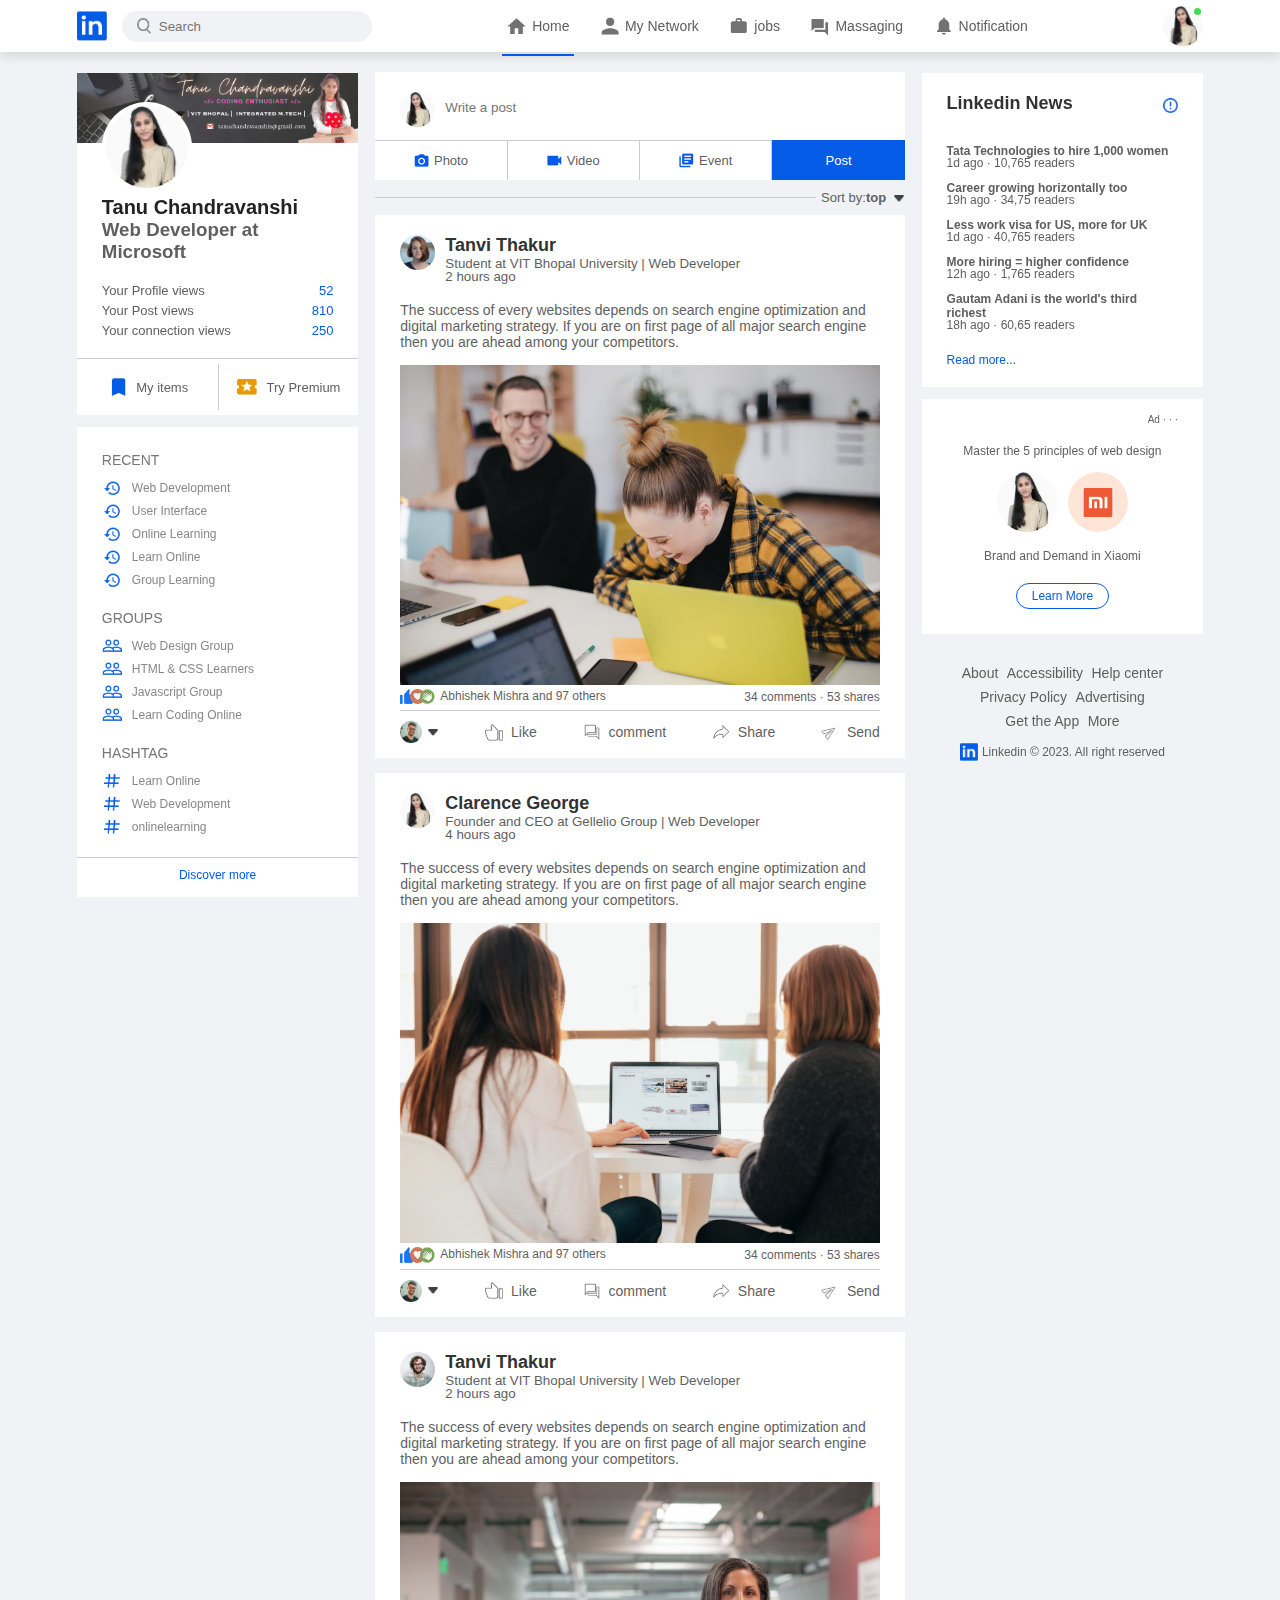
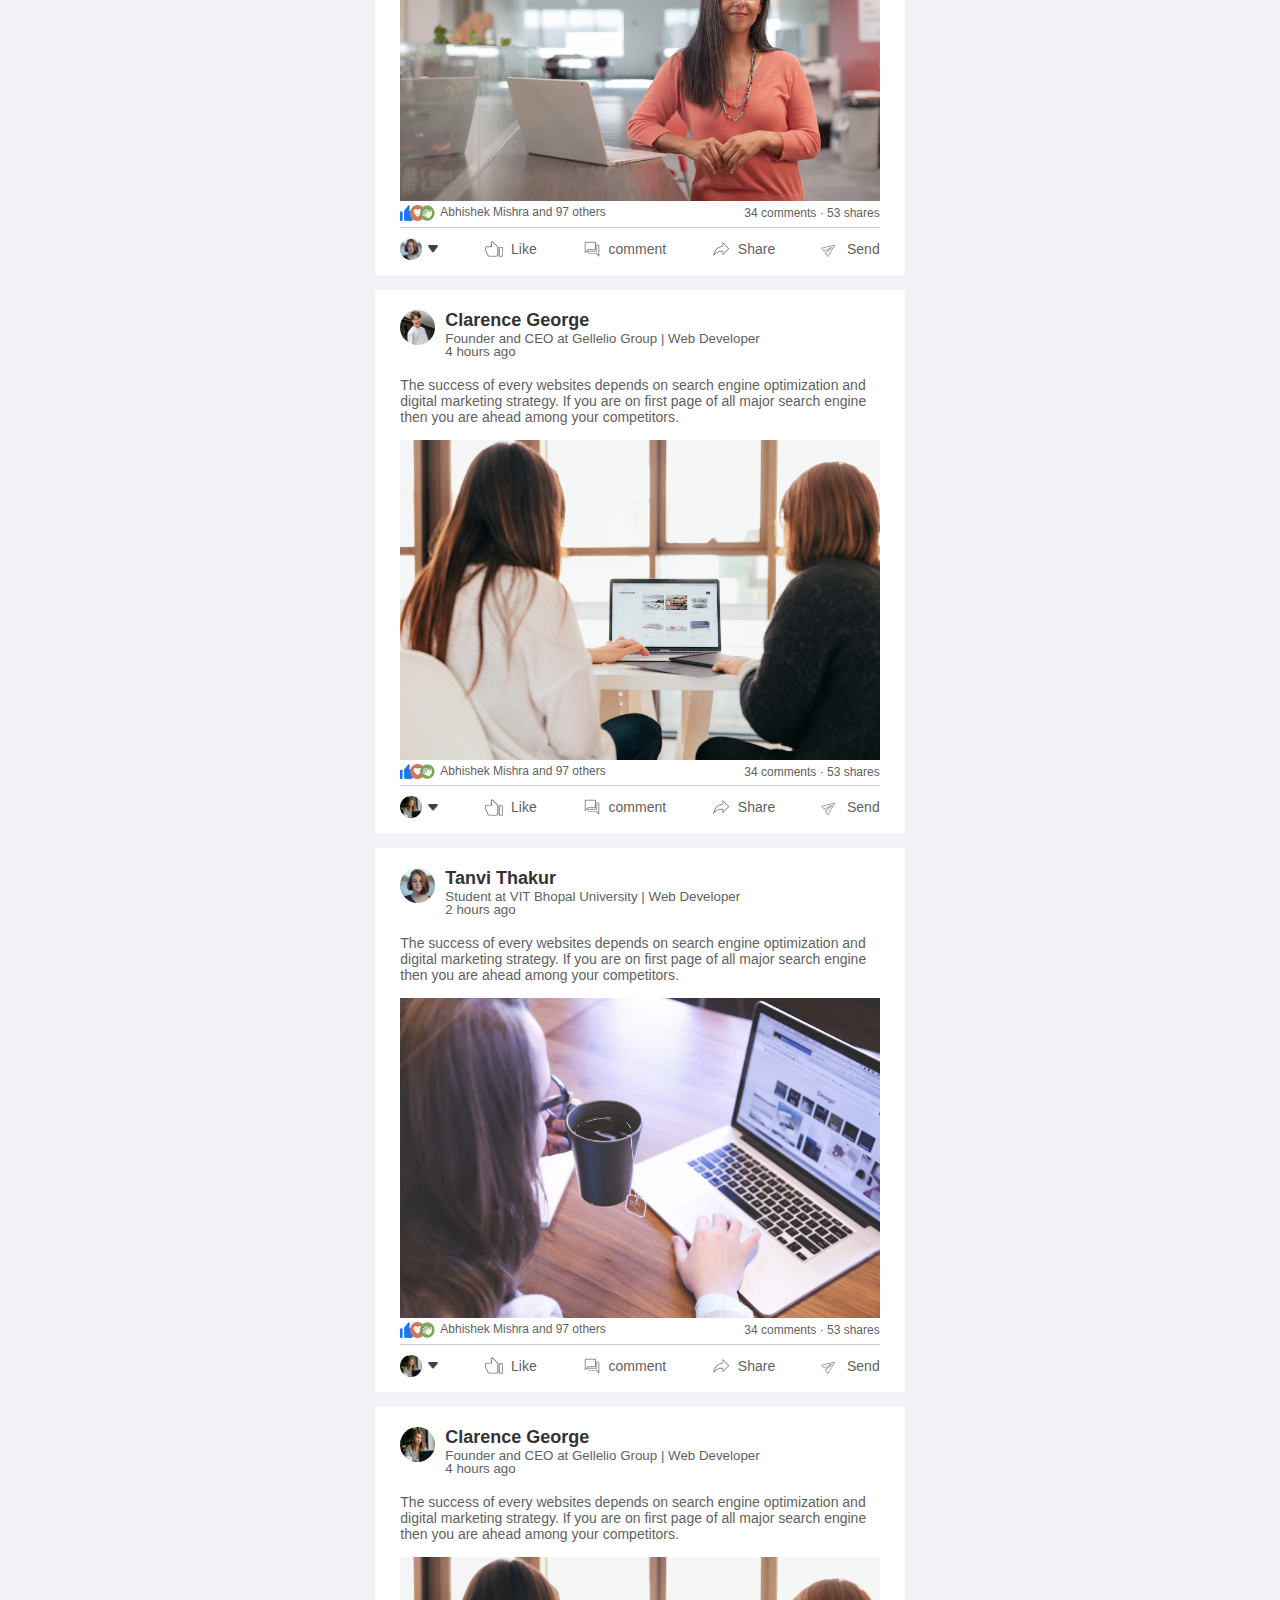
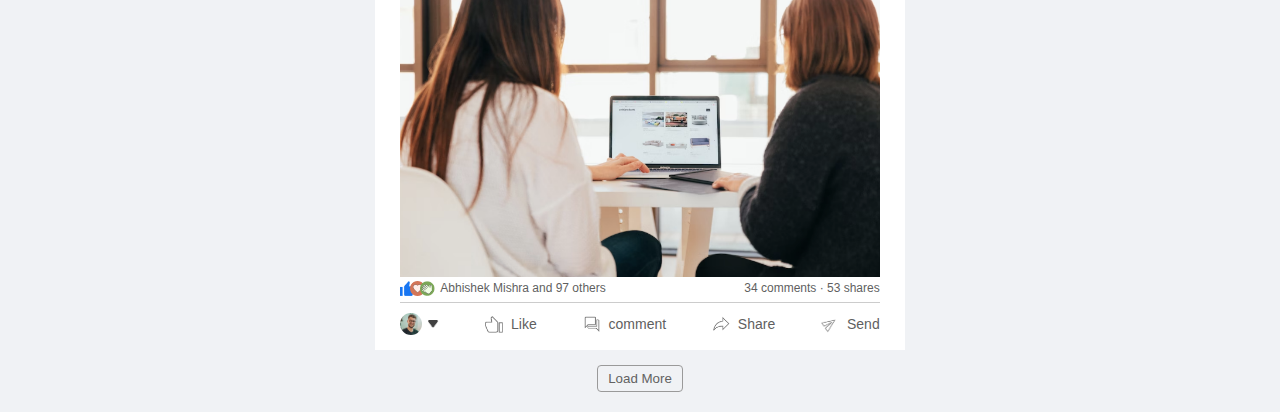
<file: index.html>
<!DOCTYPE html>
<html lang="en">

<head>
    <meta charset="UTF-8">
    <meta http-equiv="X-UA-Compatible" content="IE=edge">
    <meta name="viewport" content="width=device-width, initial-scale=1.0">
    <title>Linkedin Website</title>
    <link rel="stylesheet" href="style.css">
</head>

<body>

    <nav class="navbar">
        <div class="navbar-left">
            <a href="index.html" class="logo"><img src="images/logo.png"></a>

            <div class="search-box">
                <img src="images/search.png">
                <input type="text" placeholder="Search">
            </div>
        </div>
        <div class="navbar-center">
            <ul>
                <li><a href="#" class="active-link"><img src="images/home.png"> <span>Home</span></a></li>
                <li><a href="#"><img src="images/network.png"> <span>My Network</span></a></li>
                <li><a href="#"><img src="images/jobs.png"> <span>jobs</span></a></li>
                <li><a href="#"><img src="images/message.png"> <span>Massaging</span></a></li>
                <li><a href="#"><img src="images/notification.png"> <span>Notification</span></a></li>
            </ul>
        </div>
        <div class="navbar-right">
            <div class="online">
                <img src="images/tann.png" class="nav-profile-img" onclick="toggleMenu()">
            </div>

        </div>
        <!---------------------profile-drop  down menu---------------------->
        <div class="profile-menu-wrap" id="profileMenu">
            <div class="profile-menu">
                 <div id="dark-btn" >
                <span></span>

            </div>

                <div class="user-info">
                    <img src="images/tann.png">
                    <div>
                        <h3>Tanu Chandravanshi</h3>
                        <a href="profilee.html">See Your Profile</a>
                    </div>
                </div>
                <hr>
                <a href="#" class="profile-menu-link">
                    <img src="images/feedback.png">
                    <p>Give Feedback</p>
                    <span></span>
                </a>
                <a href="#" class="profile-menu-link">
                    <img src="images/setting.png">
                    <p>Setting & Privacy</p>
                    <span></span>
                </a>

                <a href="#" class="profile-menu-link">
                    <img src="images/help.png">
                    <p>Help & Support</p>
                    <span></span>
                </a>
                <a href="#" class="profile-menu-link">
                    <img src="images/display.png">
                    <p>Display & Accessibility</p>
                    <span></span>
                </a>
                <a href="#" class="profile-menu-link">
                    <img src="images/logout.png">
                    <p>Logout</p>
                    <span></span>
                </a>


            </div>
        </div>





    </nav>

    <!----------------------------navbar close---------------------------->

    <div class="container">
        <!-------------left-sidebar----------------->
        <div class="left-sidebar">
            <div class="sidebar-profile-box">
                <img src="images/banner.png" width="100%">
                <div class="sidebar-profile-info">
                    <img src="images/tann.png">
                    <h1>Tanu Chandravanshi</h1>
                    <h3>Web Developer at Microsoft</h3>
                    <ul>
                        <li>Your Profile views<span> 52</span></li>
                        <li>Your Post views<span> 810</span></li>
                        <li>Your connection views<span> 250</span></li>
                    </ul>
                </div>
                <div class="sidebar-profile-link">
                    <a href="#"><img src="images/items.png"> My items</a>
                    <a href="#"><img src="images/premium.png"> Try Premium</a>

                </div>

            </div>
            <div class="sidebar-activity" id="sidebarActivity">
                <h3>RECENT</h3>
                <a href="#"><img src="images/recent.png">Web Development</a>
                <a href="#"><img src="images/recent.png">User Interface</a>
                <a href="#"><img src="images/recent.png">Online Learning</a>
                <a href="#"><img src="images/recent.png">Learn Online</a>
                <a href="#"><img src="images/recent.png">Group Learning</a>
                <h3>GROUPS</h3>
                <a href="#"><img src="images/group.png">Web Design Group</a>
                <a href="#"><img src="images/group.png">HTML & CSS Learners</a>
                <a href="#"><img src="images/group.png"> Javascript Group</a>
                <a href="#"><img src="images/group.png">Learn Coding Online</a>
                <h3>HASHTAG</h3>
                <a href="#"><img src="images/hashtag.png">Learn Online</a>
                <a href="#"><img src="images/hashtag.png">Web Development</a>
                <a href="#"><img src="images/hashtag.png">onlinelearning</a>
                <div class="discover-more-link">
                    <a href="#">Discover more</a>
                </div>

            </div>

          <p id="showMoreLink" onclick="toggleActivity()">Show more <b>+</b></p>

        </div>
        <!-------------main-content---------->
        <div class="main-content">
            <div class="create-post">
                <div class="create-post-input">
                    <img src="images/tann.png">
                    <textarea rows="2" placeholder="Write a post"></textarea>
                </div>

                <div class="create-post-links">
                    <li><img src="images/photo.png">Photo</li>
                    <li><img src="images/video.png">Video</li>
                    <li><img src="images/event.png">Event</li>
                    <li>Post</li>
                </div>
            </div>
            <div class="sort-by">
                <hr>
                <p> Sort by:<span>top <img src="images/down-arrow.png"></span></p>


            </div>
            <div class="post">
                <div class="post-author">
                    <img src="images/user-3.png">
                    <div>
                        <h1>Tanvi Thakur</h1>
                        <small>Student at VIT Bhopal University | Web Developer </small>
                        <small>2 hours ago</small>
                    </div>
                </div>
                <p>The success of every websites depends on search engine optimization and digital marketing strategy.
                    If
                    you are on first page of all major search engine then you are ahead among your competitors.</p>
                <img src="images/post-image-1.png" width="100%">

                <div class="post-stats">
                    <div>
                        <img src="images/like-blue.png">
                        <img src="images/love.png">
                        <img src="images/clap.png">
                        <span class="liked-users">Abhishek Mishra and 97 others</span>

                    </div>
                    <div>
                        <span>34 comments &middot; 53 shares</span>
                    </div>



                </div>
                <div class="post-activity">
                    <div>
                        <img src="images/user-1.png" class="post-activity-user-icon">
                        <img src="images/down-arrow.png" class="post-activity-arrow-icon">
                    </div>
                    <div class="post-activity-link">
                        <img src="images/like.png">
                        <span>Like</span>
                    </div>
                    <div class="post-activity-link">
                        <img src="images/comment.png">
                        <span>comment</span>
                    </div>
                    <div class="post-activity-link">
                        <img src="images/share.png">
                        <span>Share</span>
                    </div>
                    <div class="post-activity-link">
                        <img src="images/send.png">
                        <span>Send</span>
                    </div>

                </div>

            </div>

            <div class="post">
                <div class="post-author">
                    <img src="images/tann.png">
                    <div>
                        <h1>Clarence George</h1>
                        <small>Founder and CEO at Gellelio Group | Web Developer </small>
                        <small>4 hours ago</small>
                    </div>
                </div>
                <p>The success of every websites depends on search engine optimization and digital marketing strategy.
                    If
                    you are on first page of all major search engine then you are ahead among your competitors.</p>
                <img src="images/post-image-2.png" width="100%">

                <div class="post-stats">
                    <div>
                        <img src="images/like-blue.png">
                        <img src="images/love.png">
                        <img src="images/clap.png">
                        <span class="liked-users">Abhishek Mishra and 97 others</span>

                    </div>
                    <div>
                        <span>34 comments &middot; 53 shares</span>
                    </div>



                </div>
                <div class="post-activity">
                    <div>
                        <img src="images/user-1.png" class="post-activity-user-icon">
                        <img src="images/down-arrow.png" class="post-activity-arrow-icon">
                    </div>
                    <div class="post-activity-link">
                        <img src="images/like.png">
                        <span>Like</span>
                    </div>
                    <div class="post-activity-link">
                        <img src="images/comment.png">
                        <span>comment</span>
                    </div>
                    <div class="post-activity-link">
                        <img src="images/share.png">
                        <span>Share</span>
                    </div>
                    <div class="post-activity-link">
                        <img src="images/send.png">
                        <span>Send</span>
                    </div>

                </div>

            </div>
            <div class="post">
                <div class="post-author">
                    <img src="images/user-2.png">
                    <div>
                        <h1>Tanvi Thakur</h1>
                        <small>Student at VIT Bhopal University | Web Developer </small>
                        <small>2 hours ago</small>
                    </div>
                </div>
                <p>The success of every websites depends on search engine optimization and digital marketing strategy.
                    If
                    you are on first page of all major search engine then you are ahead among your competitors.</p>
                <img src="images/post-image-3.png" width="100%">

                <div class="post-stats">
                    <div>
                        <img src="images/like-blue.png">
                        <img src="images/love.png">
                        <img src="images/clap.png">
                        <span class="liked-users">Abhishek Mishra and 97 others</span>

                    </div>
                    <div>
                        <span>34 comments &middot; 53 shares</span>
                    </div>



                </div>
                <div class="post-activity">
                    <div>
                        <img src="images/user-3.png" class="post-activity-user-icon">
                        <img src="images/down-arrow.png" class="post-activity-arrow-icon">
                    </div>
                    <div class="post-activity-link">
                        <img src="images/like.png">
                        <span>Like</span>
                    </div>
                    <div class="post-activity-link">
                        <img src="images/comment.png">
                        <span>comment</span>
                    </div>
                    <div class="post-activity-link">
                        <img src="images/share.png">
                        <span>Share</span>
                    </div>
                    <div class="post-activity-link">
                        <img src="images/send.png">
                        <span>Send</span>
                    </div>

                </div>

            </div>
            <div class="post">
                <div class="post-author">
                    <img src="images/user-5.png">
                    <div>
                        <h1>Clarence George</h1>
                        <small>Founder and CEO at Gellelio Group | Web Developer </small>
                        <small>4 hours ago</small>
                    </div>
                </div>
                <p>The success of every websites depends on search engine optimization and digital marketing strategy.
                    If
                    you are on first page of all major search engine then you are ahead among your competitors.</p>
                <img src="images/post-image-2.png" width="100%">

                <div class="post-stats">
                    <div>
                        <img src="images/like-blue.png">
                        <img src="images/love.png">
                        <img src="images/clap.png">
                        <span class="liked-users">Abhishek Mishra and 97 others</span>

                    </div>
                    <div>
                        <span>34 comments &middot; 53 shares</span>
                    </div>



                </div>
                <div class="post-activity">
                    <div>
                        <img src="images/user-4.png" class="post-activity-user-icon">
                        <img src="images/down-arrow.png" class="post-activity-arrow-icon">
                    </div>
                    <div class="post-activity-link">
                        <img src="images/like.png">
                        <span>Like</span>
                    </div>
                    <div class="post-activity-link">
                        <img src="images/comment.png">
                        <span>comment</span>
                    </div>
                    <div class="post-activity-link">
                        <img src="images/share.png">
                        <span>Share</span>
                    </div>
                    <div class="post-activity-link">
                        <img src="images/send.png">
                        <span>Send</span>
                    </div>

                </div>

            </div>
            <div class="post">
                <div class="post-author">
                    <img src="images/user-3.png">
                    <div>
                        <h1>Tanvi Thakur</h1>
                        <small>Student at VIT Bhopal University | Web Developer </small>
                        <small>2 hours ago</small>
                    </div>
                </div>
                <p>The success of every websites depends on search engine optimization and digital marketing strategy.
                    If
                    you are on first page of all major search engine then you are ahead among your competitors.</p>
                <img src="images/post-image-4.png" width="100%">

                <div class="post-stats">
                    <div>
                        <img src="images/like-blue.png">
                        <img src="images/love.png">
                        <img src="images/clap.png">
                        <span class="liked-users">Abhishek Mishra and 97 others</span>

                    </div>
                    <div>
                        <span>34 comments &middot; 53 shares</span>
                    </div>



                </div>
                <div class="post-activity">
                    <div>
                        <img src="images/user-4.png" class="post-activity-user-icon">
                        <img src="images/down-arrow.png" class="post-activity-arrow-icon">
                    </div>
                    <div class="post-activity-link">
                        <img src="images/like.png">
                        <span>Like</span>
                    </div>
                    <div class="post-activity-link">
                        <img src="images/comment.png">
                        <span>comment</span>
                    </div>
                    <div class="post-activity-link">
                        <img src="images/share.png">
                        <span>Share</span>
                    </div>
                    <div class="post-activity-link">
                        <img src="images/send.png">
                        <span>Send</span>
                    </div>

                </div>


            </div>
            <div class="post">
                <div class="post-author">
                    <img src="images/user-4.png">
                    <div>
                        <h1>Clarence George</h1>
                        <small>Founder and CEO at Gellelio Group | Web Developer </small>
                        <small>4 hours ago</small>
                    </div>
                </div>
                <p>The success of every websites depends on search engine optimization and digital marketing strategy.
                    If
                    you are on first page of all major search engine then you are ahead among your competitors.</p>
                <img src="images/post-image-2.png" width="100%">

                <div class="post-stats">
                    <div>
                        <img src="images/like-blue.png">
                        <img src="images/love.png">
                        <img src="images/clap.png">
                        <span class="liked-users">Abhishek Mishra and 97 others</span>

                    </div>
                    <div>
                        <span>34 comments &middot; 53 shares</span>
                    </div>



                </div>
                <div class="post-activity">
                    <div>
                        <img src="images/user-1.png" class="post-activity-user-icon">
                        <img src="images/down-arrow.png" class="post-activity-arrow-icon">
                    </div>
                    <div class="post-activity-link">
                        <img src="images/like.png">
                        <span>Like</span>
                    </div>
                    <div class="post-activity-link">
                        <img src="images/comment.png">
                        <span>comment</span>
                    </div>
                    <div class="post-activity-link">
                        <img src="images/share.png">
                        <span>Share</span>
                    </div>
                    <div class="post-activity-link">
                        <img src="images/send.png">
                        <span>Send</span>
                    </div>

                </div>

            </div>

            <button type="button" class = "load-more-btn">Load More</button>

        </div>
        <!-------------right-sidebar----------------->
        <div class="right-sidebar">
            <div class="sidebar-news">
                <img src="images/more.png" class="info-icon">
                <h3> Linkedin News</h3>
                <a href="#">Tata Technologies to hire 1,000 women</a>
                <span>1d ago &middot; 10,765 readers </span>

                <a href="#">Career growing horizontally too</a>
                <span>19h ago &middot; 34,75 readers </span>

                <a href="#">Less work visa for US, more for UK </a>
                <span>1d ago &middot; 40,765 readers </span>

                <a href="#"> More hiring = higher confidence</a>
                <span>12h ago &middot; 1,765 readers </span>

                <a href="#">Gautam Adani is the world's third richest</a>
                <span>18h ago &middot; 60,65 readers </span>

                <a href="#" class="read-more-link">Read more...</a>

            </div>

            

                <div class="sidebar-ad">
                    <small>Ad &middot; &middot; &middot;</small>
                    <p> Master the 5 principles of web design</p>
                    <div>
                        <img src="images/tann.png">
                        <img src="images/mi-logo.png">
                    </div>
                    <b>Brand and Demand in Xiaomi</b>
                    <a href="#" class="ad-link">Learn More</a>
                </div>

                <div class="sidebar-useful-links">
                    <a href="#">About</a>
                    <a href="#">Accessibility</a>
                    <a href="#">Help center</a>
                    <a href="#">Privacy Policy</a>
                    <a href="#">Advertising</a>
                    <a href="#">Get the App</a>
                    <a href="#">More</a>

                    <div class="copyright-msg">
                        <img src="images/logo.png">
                        <p>Linkedin &#169; 2023. All right reserved</p>

                    </div>

                </div>
            </div>

            

            </div>
        </div>

    </div>
    <script src="javascript.js"></script>

</body>

</html>
</file>
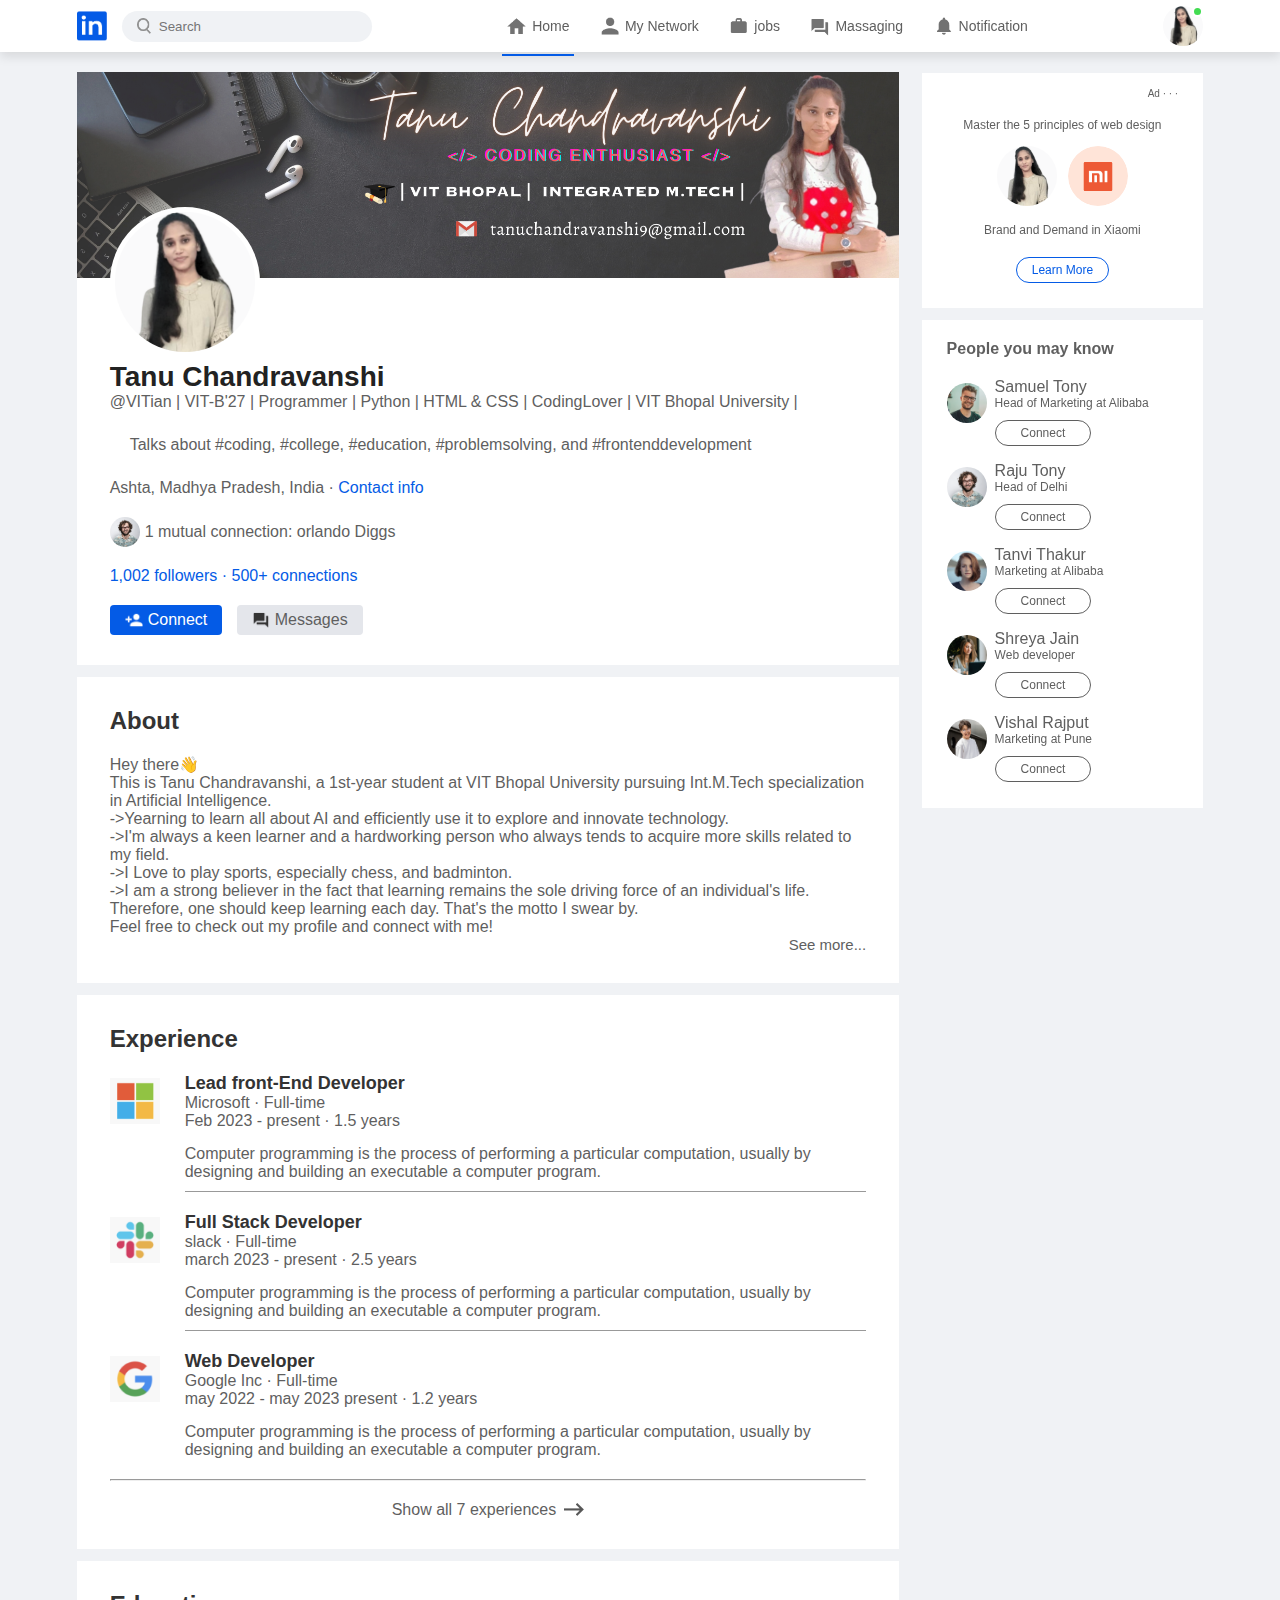
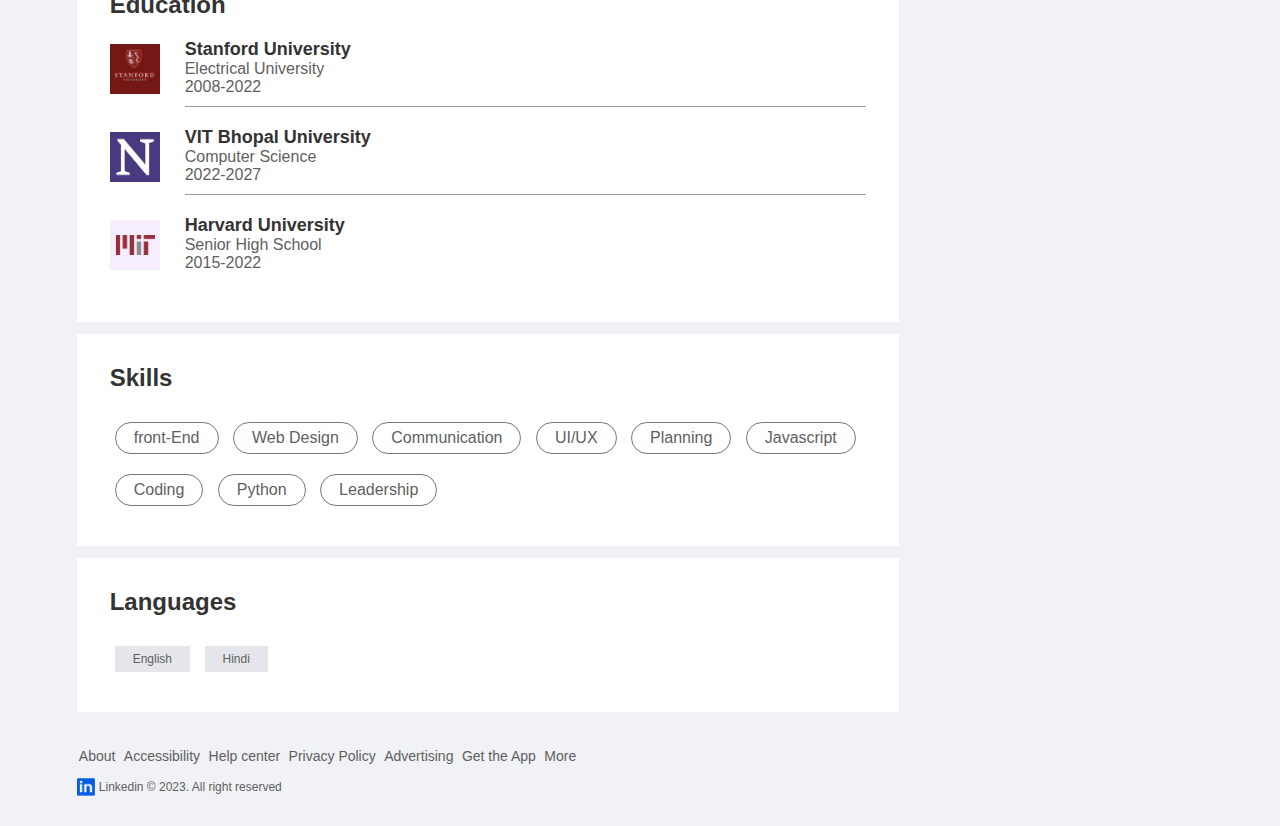
<file: profilee.html>
<!DOCTYPE html>
<html lang="en">

<head>
    <meta charset="UTF-8">
    <meta http-equiv="X-UA-Compatible" content="IE=edge">
    <meta name="viewport" content="width=device-width, initial-scale=1.0">
    <title>Linkedin Website</title>
    <link rel="stylesheet" href="style.css">
</head>

<body>

    <nav class="navbar">
        <div class="navbar-left">
            <a href="index.html" class="logo"><img src="images/logo.png"></a>

            <div class="search-box">
                <img src="images/search.png">
                <input type="text" placeholder="Search">
            </div>
        </div>
        <div class="navbar-center">
            <ul>
                <li><a href="#" class="active-link"><img src="images/home.png"> <span>Home</span></a></li>
                <li><a href="#"><img src="images/network.png"> <span>My Network</span></a></li>
                <li><a href="#"><img src="images/jobs.png"> <span>jobs</span></a></li>
                <li><a href="#"><img src="images/message.png"> <span>Massaging</span></a></li>
                <li><a href="#"><img src="images/notification.png"> <span>Notification</span></a></li>
            </ul>
        </div>
        <div class="navbar-right">
            <div class="online">
                <img src="images/tann.png" class="nav-profile-img" onclick="toggleMenu()">
            </div>

        </div>
        <!---------------------profile-drop  down menu---------------------->
        <div class="profile-menu-wrap" id="profileMenu">
            <div class="profile-menu">
                 <div id="dark-btn" >
                <span></span>

            </div>

                <div class="user-info">
                    <img src="images/tann.png">
                    <div>
                        <h3>Tanu Chandravanshi</h3>
                        <a href="profilee.html">See Your Profile</a>
                    </div>
                </div>
                <hr>
                <a href="#" class="profile-menu-link">
                    <img src="images/feedback.png">
                    <p>Give Feedback</p>
                    <span></span>
                </a>
                <a href="#" class="profile-menu-link">
                    <img src="images/setting.png">
                    <p>Setting & Privacy</p>
                    <span></span>
                </a>

                <a href="#" class="profile-menu-link">
                    <img src="images/help.png">
                    <p>Help & Support</p>
                    <span></span>
                </a>
                <a href="#" class="profile-menu-link">
                    <img src="images/display.png">
                    <p>Display & Accessibility</p>
                    <span></span>
                </a>
                <a href="#" class="profile-menu-link">
                    <img src="images/logout.png">
                    <p>Logout</p>
                    <span></span>
                </a>


            </div>
        </div>





    </nav>

 <!----------------------------navbar close---------------------------->
 <div class="container">
    <div class="profile-main">
        <div class="profile-container">
            <img src="images/banner.png" width="100%">
            <div class="profile-container-inner">
                <img src="images/tann.png" class="profile-pic">
                <h1>Tanu Chandravanshi </h1>

                <b>@VITian | VIT-B'27 | Programmer | Python | HTML & CSS | CodingLover | VIT Bhopal
                    University |</b>

                <p class="space">Talks about #coding, #college, #education, #problemsolving, and
                    #frontenddevelopment</p>
                <p>Ashta, Madhya Pradesh, India &middot; <a href="#">Contact info</a></p>
                <div class="mutual-connection">
                    <img src="images/user-2.png">
                    <span>1 mutual connection: orlando Diggs</span>
                </div>
                <p><a href="#">1,002 followers &middot;
                        500+ connections </a></p>
                <div class="profile-btn">
                    <a href="#" class="primary-btn"><img src="images/connect.png">Connect</a>
                    <a href="#"><img src="images/chat.png">Messages</a>
                </div>
            </div>
        </div>

        <div class="profile-description">
            <h2>About</h2>
            <p>Hey there👋
            <p> This is Tanu Chandravanshi, a 1st-year student at VIT Bhopal University pursuing Int.M.Tech
                specialization in Artificial Intelligence.</p>

            <p>->Yearning to learn all about AI and efficiently use it to explore and innovate technology.</p>

            <p> ->I'm always a keen learner and a hardworking person who always tends to acquire more skills related
                to my field.</p>

            <p>->I Love to play sports, especially chess, and badminton.</p>

            <p>->I am a strong believer in the fact that learning remains the sole driving force of an individual's
                life. Therefore, one should keep learning each day. That's the motto I swear by.</p>

            <p>Feel free to check out my profile and connect with me!</p>
            </p>
            <a href="#" class="see-more-link">See more...</a>
        </div>

        <div class="profile-description">
            <h2>Experience</h2>
            <div class="profile-desc-row">
                <img src="images/microsoft.png">
                <div>
                    <h3>Lead front-End Developer</h3>
                    <b>Microsoft &middot; Full-time</b>
                    <b>Feb 2023 - present &middot; 1.5 years</b>
                    <p>Computer programming is the process of performing a particular computation, usually by
                        designing and building an executable a computer program.</p>
                    <hr>
                </div>

            </div>
            <div class="profile-desc-row">
                <img src="images/slack.png">
                <div>
                    <h3>Full Stack Developer</h3>
                    <b>slack &middot; Full-time</b>
                    <b>march 2023 - present &middot; 2.5 years</b>
                    <p>Computer programming is the process of performing a particular computation, usually by
                        designing and building an executable a computer program.</p>
                    <hr>
                </div>

            </div>
            <div class="profile-desc-row">
                <img src="images/google.png">
                <div>
                    <h3>Web Developer</h3>
                    <b>Google Inc &middot; Full-time</b>
                    <b>may 2022 - may 2023 present &middot; 1.2 years</b>
                    <p>Computer programming is the process of performing a particular computation, usually by
                        designing and building an executable a computer program.</p>

                </div>

            </div>
            <hr>
            <a href="#" class="experience-link">Show all 7 experiences <img src="images/right-arrow.png"></a>


        </div>
        <div class="profile-description">
            <h2>Education</h2>
            <div class="profile-desc-row">
                <img src="images/stanford.png">
                <div>
                    <h3>Stanford University</h3>
                    <b>Electrical University</b>
                    <b>2008-2022</b>
                    <hr>

                </div>

            </div>

            <div class="profile-desc-row">
                <img src="images/north.png">
                <div>
                    <h3>VIT Bhopal University</h3>
                    <b>Computer Science</b>
                    <b>2022-2027</b>
                    <hr>
                </div>

            </div>
            <div class="profile-desc-row">
                <img src="images/mit.png">
                <div>
                    <h3>Harvard University</h3>
                    <b>Senior High School </b>
                    <b>2015-2022</b>

                </div>

            </div>
        </div>
        <div class="profile-description">
            <h2>Skills</h2>
            <a href="#" class="skills-btn">front-End</a>
            <a href="#" class="skills-btn">Web Design</a>
            <a href="#" class="skills-btn">Communication</a>
            <a href="#" class="skills-btn">UI/UX</a>
            <a href="#" class="skills-btn">Planning</a>
            <a href="#" class="skills-btn">Javascript</a>
            <a href="#" class="skills-btn">Coding</a>
            <a href="#" class="skills-btn">Python</a>
            <a href="#" class="skills-btn">Leadership</a>
        </div>
        <div class="profile-description">
            <h2>Languages</h2>
            <a href="#" class="language-btn">English</a>
            <a href="#" class="language-btn">Hindi</a>

        </div>


    </div>

    <!------profile-sidebar------------>
    <div class="profile-sidebar">
        <div class="sidebar-ad">
            <small>Ad &middot; &middot; &middot;</small>
            <p> Master the 5 principles of web design</p>
            <div>
                <img src="images/tann.png">
                <img src="images/mi-logo.png">
            </div>
            <b>Brand and Demand in Xiaomi</b>
            <a href="#" class="ad-link">Learn More</a>
        </div>
        <div class="sidebar-people">
            <h3>People you may know</h3>
            <div class="sidebar-people-row">
                <img src="images/user-1.png">
                <div>
                    <h2>Samuel Tony</h2>
                    <p>Head of Marketing at Alibaba</p>
                    <a href="#">Connect</a>
                </div>


            </div>

            <div class="sidebar-people-row">
                <img src="images/user-2.png">
                <div>
                    <h2> Raju Tony</h2>
                    <p>Head of Delhi</p>
                    <a href="#">Connect</a>
                </div>


            </div>

            <div class="sidebar-people-row">
                <img src="images/user-3.png">
                <div>
                    <h2>Tanvi Thakur</h2>
                    <p>Marketing at Alibaba</p>
                    <a href="#">Connect</a>
                </div>


            </div>

            <div class="sidebar-people-row">
                <img src="images/user-4.png">
                <div>
                    <h2>Shreya Jain</h2>
                    <p>Web developer</p>
                    <a href="#">Connect</a>
                </div>


            </div>

            <div class="sidebar-people-row">
                <img src="images/user-5.png">
                <div>
                    <h2>Vishal Rajput</h2>
                    <p> Marketing at Pune</p>
                    <a href="#">Connect</a>
                </div>


            </div>

        </div>

    </div>
</div>

<div class="profile-footer">
    <div class="sidebar-useful-links">
        <a href="#">About</a>
        <a href="#">Accessibility</a>
        <a href="#">Help center</a>
        <a href="#">Privacy Policy</a>
        <a href="#">Advertising</a>
        <a href="#">Get the App</a>
        <a href="#">More</a>

        <div class="copyright-msg">
            <img src="images/logo.png">
            <p>Linkedin &#169; 2023. All right reserved</p>

        </div>

    </div>

</div>




    </div>
    <script src="javascript.js"></script>

</body>

</html>
</file>
<file: style.css>
* {
    margin: 0;
    padding: 0;
    font-family: 'poppins',sans-serif;
    box-sizing:border-box;
}

:root{
    --body-color:#5f5f5f;
    --nav-color:#fff;
    --bg-color:#f0f2f5;


}

.dark-theme{
    --body-color:#0a0a0a;
    --nav-color:#000;
    --bg-color:#000;
}


body{
    background: var(--bg-color);
    color:var(--body-color);
    transition: background 0.3s;;

}
a{
    text-decoration: none;
    color:#5f5f5f;
}


.navbar{
    display: flex;
    align-items: center;
    justify-content: space-between;
    background: #fff;
    padding:6px 6%;
    position: sticky;
    top:0;
    z-index:100;
    box-shadow: 0 5px 10px rgba(0,0,0,0.1);
}
.logo img{
    width:30px;
    margin-right: 15px;
    display: block;
}
.navbar-center ul li{
    display:inline-block;
    list-style: none;
}
.navbar-center ul li a{
    display: flex;
    align-items: center;
    font-size:14px;
    margin:5px 8px;
    padding-right:5px;
    position: relative;
     
} 
.navbar-center ul li a img{
    width:30px;

}
.navbar-center ul li a::after{
    content: '';
    width:0;
    height:2px;
    background: #045be6;
    position:absolute;
    bottom:-15px;
    transition: width 0.3s;
}
.navbar-center ul li a:hover::after,.navbar-center ul li a.active-link::after{
    width:100%;
}

.nav-profile-img{
    width:40px;
    border-radius:50%;
    display: block;
    cursor: pointer;
    position: relative;
}
.online{
    position: relative;
}
.online::after{
    content:'';
    width:7px;
    height:7px;
    border:2px solid #fff;
    border-radius: 50%;
    top:0px;
    right: 0px;
    background: #41db51;
    position: absolute;
    
}
.search-box{
    background: #f0f2f5;
    width: 250px;
    border-radius: 20px;
    display: flex;
    align-items: center;
    padding: 0 15px;
}
.navbar-left{
    display:flex;
    align-items:center;
}
.search-box img{
    width: 14px;
}

.search-box input{
    width:100%;
    background: transparent;
    padding:8px;
    outline: none;
    border:0;
}

/*--------navbar end-----------*/

.container{
    display: flex;
    flex-wrap: wrap;
    justify-content: space-between;
    padding: 20px 6%;
}
/*--------left sidebar-----------*/
.left-sidebar{
    flex-basis: 25%;
    align-self:flex-start; 
    position: sticky; 
    top:73px;
 }
 .sidebar-profile-box{
    background: #fff;
 }
 .sidebar-profile-info{
    padding:0 25px;
 }
 .sidebar-profile-info img{
    width:90px;
    border-radius: 50%;
    background: #fff;
    padding:4px;
    margin-top:-45px;
 }

 .sidebar-profile-info h1{
    font-size: 20px;
    font-weight: 600;
    color:#222;
 }
 .sid eb ar-profile-info h3{
    font-size: 14px;
    font-weight: 500;
    color:#777;
 }
 .sidebar-profile-info ul{
    list-style:none;
    margin:20px 0;
 }

 .sidebar-profile-info ul li{
    width:100%;
    margin:5px 0;
    font-size:13px;
 }
 .sidebar-profile-info ul li span{
    float:right;
    color:#045be6;
 }

.sidebar-profile-link{
    display:flex;
    align-items: center;
    border-top:1px solid #ccc;
}
.sidebar-profile-link a{
    flex-basis:50%;
    display:flex;
    align-items: center;
    justify-content: center;
    padding:15px 0;
    font-size: 13px;
    border-left: 1px solid #ccc;
}

.sidebar-profile-link a:first-child{
    border-left:0;
}
.sidebar-profile-link a img{
    width:20px;
    margin-right:10px;
}
.sidebar-activity{
    background: #fff;
    padding:5px 25px;
    margin: 12px 0;
}
.sidebar-activity h3{
    color:#777;
    font-size:14px;
    font-weight:500;
    margin:20px 0 10px;
}
.sidebar-activity a{
    display:flex;
    align-items: center;
    font-size:12px;
    font-weight:500;
    color:#888;
    margin: 3px 0;
}

.sidebar-activity a img{
    width:20px;
    margin-right: 10px;
}

.discover-more-link{
    border-top: 1px solid  #ccc;
    text-align:center;
    margin-top:20px;
    margin-left:-25px;
    margin-right:-25px;
}

.discover-more-link a{
    color:#045be6;
    display:inline-block;
    margin:10px 0;
}




 /*--------right sidebar-----------*/
 .right-sidebar{
    flex-basis: 25%;
    align-self:flex-start;
    position: sticky; 
    top:73px;
 }
 .sidebar-news{
    background: #fff;
    padding:10px 25px;
 }

 .info-icon{
    width:15px;
    float:right;
    margin-top:15px;
 }

 .sidebar-news h3{
    font-size:18px;
    font-weight:600;
    color: #333;
    margin:10px 0 30px;
 }
.sidebar-news a{
    display:block;
    font-size: 12px;
    font-weight: 600    ;
    margin-top:10px;
    margin-bottom: -5px;

}
.sidebar-news span{
    font-size:12px;
}

.sidebar-news .read-more-link{
    color: #045be6;
    font-weight: 500;
    margin:20px 0 10px;
}

.sidebar-ad{
    background: #fff;
    padding: 15px 25px;
    text-align: center;
    margin: 12px 0;
    font-size: 12px;
}
.sidebar-ad img{
    width:60px;
    border-radius:50%;
    margin:4px;
}

.sidebar-ad small{
    float: right;
    font-weight:500;
}
.sidebar-ad p{
    margin-top: 30px;
    margin-bottom: 10px;
}
.sidebar-ad b{
    display: block;
    font-weight:500;
    margin-top:10px;
}
.ad-link{
    display:inline-block;
    border:1px solid #045be6;
    border-radius:30px;
    padding:5px 15px;
    color:#045be6;
    font-weight: 500;
    margin:20px auto 10px;
}
.sidebar-useful-links{
    padding:15px 25px;
    text-align: center;
}

.sidebar-useful-links a{
    display: inline-block;
    font-size:14px;
    margin:4px 2px; 
}
.copyright-msg{
    display:flex;
    align-items: center;
    justify-content: center;
    font-size: 12px;
    margin-top:10px;
    font-weight:500;
}
.copyright-msg img{
    width:18px;
    margin-right:4px;
}


/*--------------main content-----*/
.main-content{
    flex-basis: 47%;
}
.create-post{
    background: #fff;
}
.create-post-input{
    padding:20px 25px 10px;
    display:flex;
    align-items: flex-start;
}
.create-post-input img{
    width:35px;
    border-radius: 50px;
    margin-right:10px;
}
.create-post-input textarea{
    width:100%;
    border:0;
    outline:0;
    resize:none;
    background: transparent;
    margin-top: 8px;
}
::placeholder{
    font-weight:500;
}
.create-post-links{
    display: flex;
    align-items:flex-start;
}
.create-post-links li{
    list-style: none;
    border-top: 1px solid #ccc;
    border-right: 1px solid #ccc;
    border-radius: 1px solid #ccc;
    flex-basis:25%;
    height:40px;
    font-size:13px;
    display:flex;
    align-items: center;
    justify-content: center;
    cursor:pointer;

}

.create-post-links li img{
     width:15px;
     margin-right:5px;
}

.create-post-links li:last-child{
    background: #045be6;
    color: #fff;
    border-top:0;
    border-right:0;
}
.sort-by{
    display:flex;
    align-items: center;
    margin:10px 0;
}
.sort-by hr{
    flex:1;
    border:0;
    height:1px;
    background: #ccc;
}
.sort-by p{
    font-size:13px;
    padding-left:5px;
}
.sort-by p span{
    font-weight: 600;
    cursor:pointer;
}

.sort-by p span img{
    width:12px;
    margin-left: 3px;
}
.post{
    background:#fff;
    padding:20px 25px 5px;
    margin:5px 0 15px;
}
.post-author{
    display:flex;
    align-items: flex-start;
    margin-bottom: 20px;
}
.post-author img{
    width:35px;
    border-radius: 50%;
    margin-right:10px;
}
.post-author h1{
    font-size:18px;
    font-weight:600;
    color:#333;
}
.post-author small{
    display:block;
    margin-bottom:-2px;
}
.post p{
    font-size:14px;
    margin-bottom:15px;
}
.post-stats{
    display:flex;
    flex-wrap:wrap;
    align-items: center;
    justify-content: space-between;
    font-size:12px;
    border-bottom:1px solid #ccc;
    padding-bottom: 6px;
}
.post-stats{
    display: flex;
    align-items: center;
}
.post-stats div{
    display: flex;
    align-items: ce;
}
.post-stats img{
    width:15px;
    margin-right:-5px;
}
.liked-users{
    margin-left:10px;
}
.post-activity{
    display:flex;
    align-items: center;
    justify-content: space-between;
    padding:10px 0;
    font-size: 14px;
    font-weight: 500;
}
.post-activity div{
    display: flex;
    align-items: center;

}
.post-activity-user-icon{
    width:22px;
    border-radius:50%;
}
.post-activity-arrow-icon{
    width:12px;
    margin-left: 5px;
}
.post-activity-link img{
    width:18px;
    margin-right: 8px;
}

.load-more-btn{
    display: block;
    margin:auto;
    cursor:pointer;
    padding:5px 10px;
    border:1px solid #9a9a9a;
    color:#626262;
    background: transparent;
    border-radius: 4px;
}

/*------------------------profile-drop-down-menu--------------------*/
.profile-menu-wrap{
    position:absolute;
    top:90%;
    right:5%;
    width:320px;
    max-height: 0;
    overflow:hidden;
    transition:max-height 0.3s ;
    
    
}
.profile-menu-wrap.open-menu{
    max-height:400px;
}
.profile-menu{
    background: #222;
    color:#fff;
    padding:20px;
    margin:10px;
}
#dark-btn{
    position:absolute;
    top:20px;
    right:20px;
    background: #ccc;
    width:45px;
    border-radius: 15px;
    padding:2px 3px;
    cursor:pointer;
    display:flex;
    transition: padding-left 0.5s, background 0.5s;
}

#dark-btn span{
    width:18px;
    height: 18px;
    background: #fff;
    border-radius: 50%;
    display:inline-block;
}
#dark-btn.dark-btn-on{
    padding-left: 23px;
    background: #0a0a0a;
}
.user-info{
    display:flex;
    align-items:center;
}
.user-info img{
    width: 50px;
    border-radius:50%;
    margin-right:15px;
}

.user-info h3{
    font-weight: 500;
    margin-bottom: -7px;
}
.user-info a{
    color:#c9dbf8;
    font-size: 13px;
}

.profile-menu hr{
    border:0;
    height:1px;
    width:100%;
    background:#fff;
    margin:15px 0 10px;
}
.profile-menu-link{
    display:flex;
    align-items: center;
    color:#fff;
    margin:12px 0;
    font-size:14px;
}
.profile-menu-link p{
    width:100%;
}
.profile-menu-link img{
    width:35px;
    border-radius: 50%;
    margin-right: 15px;
}



/*----------------------profile-page------------*/

.profile-main{
    flex-basis:73%;
}
.profile-sidebar{
    flex-basis:25%;
    align-self: flex-start;
    position:sticky;
    top:73px;
}
.profile-container{
    background: #fff;
}
.profile-container-inner{
    padding: 0 4% 10px;
}

.profile-pic{
    width:150px;
    border-radius: 50%;
    margin-top: -75px;
    padding: 5px;
    background: #fff;
}

.profile-container h1{
    font-size: 28px;
    font-weight: 600;
    color:#222;
}
.profile-container b{
    font-weight:500;
}
.profile-container p{
    margin-top: 5px;
}
.profile-container p a{
    color:#045be6;
    font-weight:500; 
}
.mutual-connection{
    display:flex;
    align-items: center;
    margin: 20px 0;
}
.mutual-connection img{
    width: 30px;
    border-radius:50%;
    margin-right: 5px;
}
.profile-btn{
    margin:20px 0;
}
.profile-btn a {
    display:inline-flex;
    align-items: center;
    background: #e4e6eb;
    padding: 6px 15px;
    border-radius: 4px;
    margin-right: 10px;

}
.profile-btn a img{
    width:18px;
    margin-right:5px;
}
.profile-btn .primary-btn{
    background: #045be6;
    color: #fff;
}
.profile-description{
    background: #fff;
    padding: 20px 4% 30px;
    margin:12px 0;
}
.profile-description h2{
    color:#333;
    margin:10px 0 20px;
    font-weight:600;
}
.space{
    padding:20px;
}
.see-more-link{
    display: block;
    text-align: right;
    font-size:15px;
}

.profile-desc-row{
    display:flex;
    align-items:flex-start;
    margin: 20px 0;
}
.profile-desc-row img{
    width: 50px;
    margin-right: 25px;
    margin-top: 5px;
}

.profile-desc-row div{
    width:100%;
}

.profile-desc-row h3{
    font-size:18px;
    font-weight:600;
    color:#333;
}

.profile-desc-row b{
    display: block;
    font-weight: 500;
    font-size:15;
}
.profile-desc-row p{
    margin-top: 15px;
}

.profile-desc-row hr{
    border:0;
    border-bottom: 1px solid #999;
    margin-top: 10px;
}
.experience-link{
    display: flex;
    align-items: center;
    justify-content: center;
    padding-top: 20px;
    font-weight: 500;
}
.experience-link img{
    width: 20px;
    margin-left: 8px;
}
.skills-btn{
    display:inline-block;
    margin:10px 5px;
    padding:6px 18px;
    border:1px solid #777;
    border-radius: 30px;
    font: size 12px;
    font-weight: 500;

}
.language-btn{
    display:inline-block;
    margin: 10px 5px;
    padding:6px 18px;
    background: #e4e6eb;
    font-size:12px;
    font-weight: 500;
}


/*-----------------profile-right-sidebar-----------*/

.profile-sidebar .sidebar-ad{
    margin:0;
}

.sidebar-people{
    background: #fff;
    padding:10px 25px;
    margin:12px 0;
    font-size: 12px;
}
.sidebar-people h3{
    font-size:16px;
    font-weight: 600;
    margin:10px 0 20px;
}
.sidebar-people-row{
    display:flex;
    align-items:flex-start;
    margin:6px 0;
}
.sidebar-people-row img{
    width:40px;
    border-radius:50%;
    margin-right: 8px;
    margin-top: 5px;
}

.sidebar-people-row h2{
    font-weight:500;
    font-size:16px;
}
.sidebar-people-row a{
    display: inline-block;
    margin:10px 0;
    padding:5px 25px;
    border:1px solid #5f5f5f;
    border-radius:30px;
    font-weight:500;
}

.profile-footer{
    padding: 0 6% 30px;
}

.profile-footer .sidebar-useful-links{
    text-align: left;
    padding:0;
}
.profile-footer .copyright-msg{
     justify-content: flex-start;
}

#showMoreLink{
    display:none;
}

/*----------------media query for small screen--------------*/
@media (max-width: 900px){
    .search-box{
        background: transparent;
       
        display:none;
    }
    
    .search-box input{
        width:0;
        padding:0;
    }
    .navbar-center ul li a span{
        display:none;
    }
    .navbar-center ul li a{
        padding-right: 0;
        margin:5px;
    }
    .nav-profile-img{
        width:30px;
    }
    .container{
        padding: 15px 3%;
    }
    .left-sidebar, .right-sidebar{
        flex-basis:100%;
        position:relative;
        top:unset;
    }
    .main-content{
        flex-basis:100%;
    }
    .post-stats div{
        margin:2px 0;
    }
    .post-activity-link span{
        display:none;
    }
    .post-activity-link img{
        margin-right:0;
    }
    .profile-main, .profile-sidebar{
        flex-basis:100%;
    }
    .profile-container{
        font-size: 14px;
    }
    .profile-pic{
        width:100px;
        margin-top:-50px;

    }
    .profile-description{
        font-size:14px;
    }
    #showMoreLink{
        display:block;
        width:fit-content;
        margin:10px auto;
        font-size:14px;
        cursor:pointer;
    }
    .sidebar-activity{
        display:none;
    }
    .sidebar-activity.open-activity{
        display:block; 
    }
    .right-sidebar{
        display: none;
    }
    .left-sidebar{
        display: none;
    }
   
   
}
</file>
